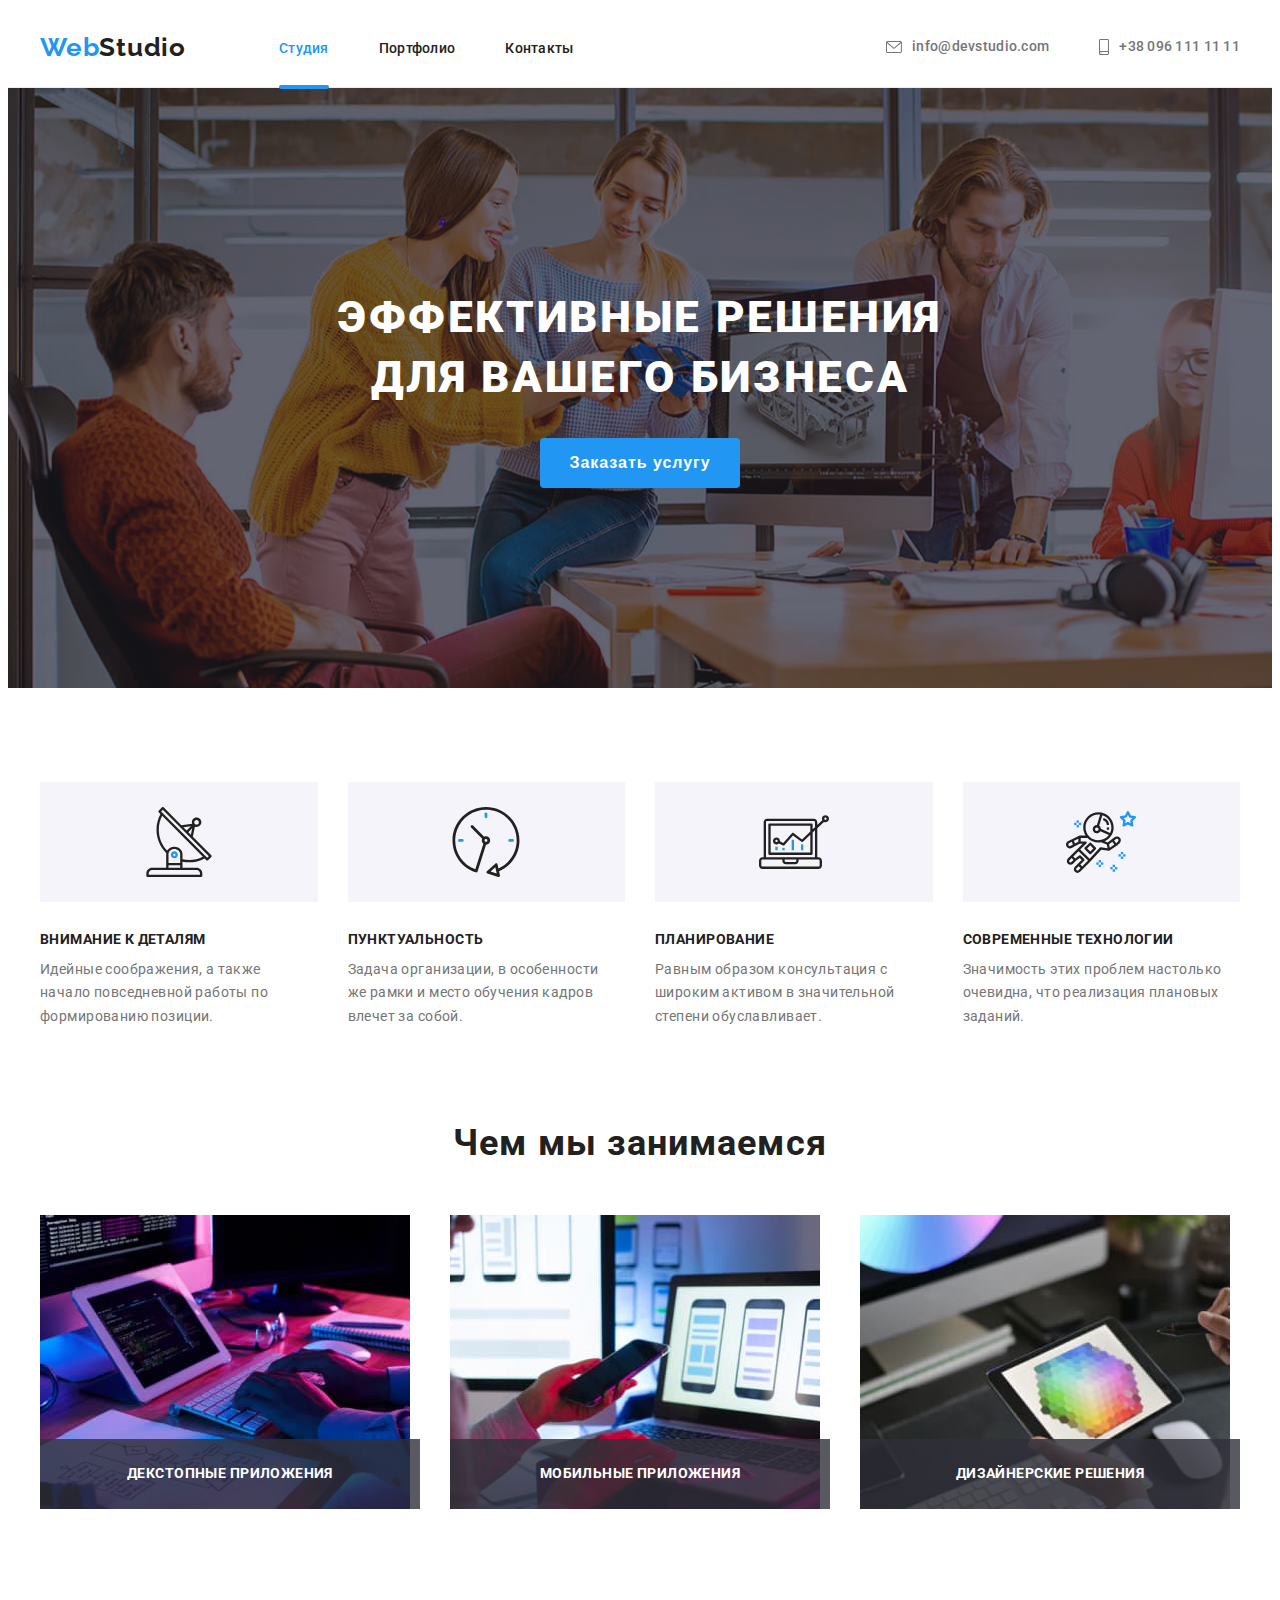
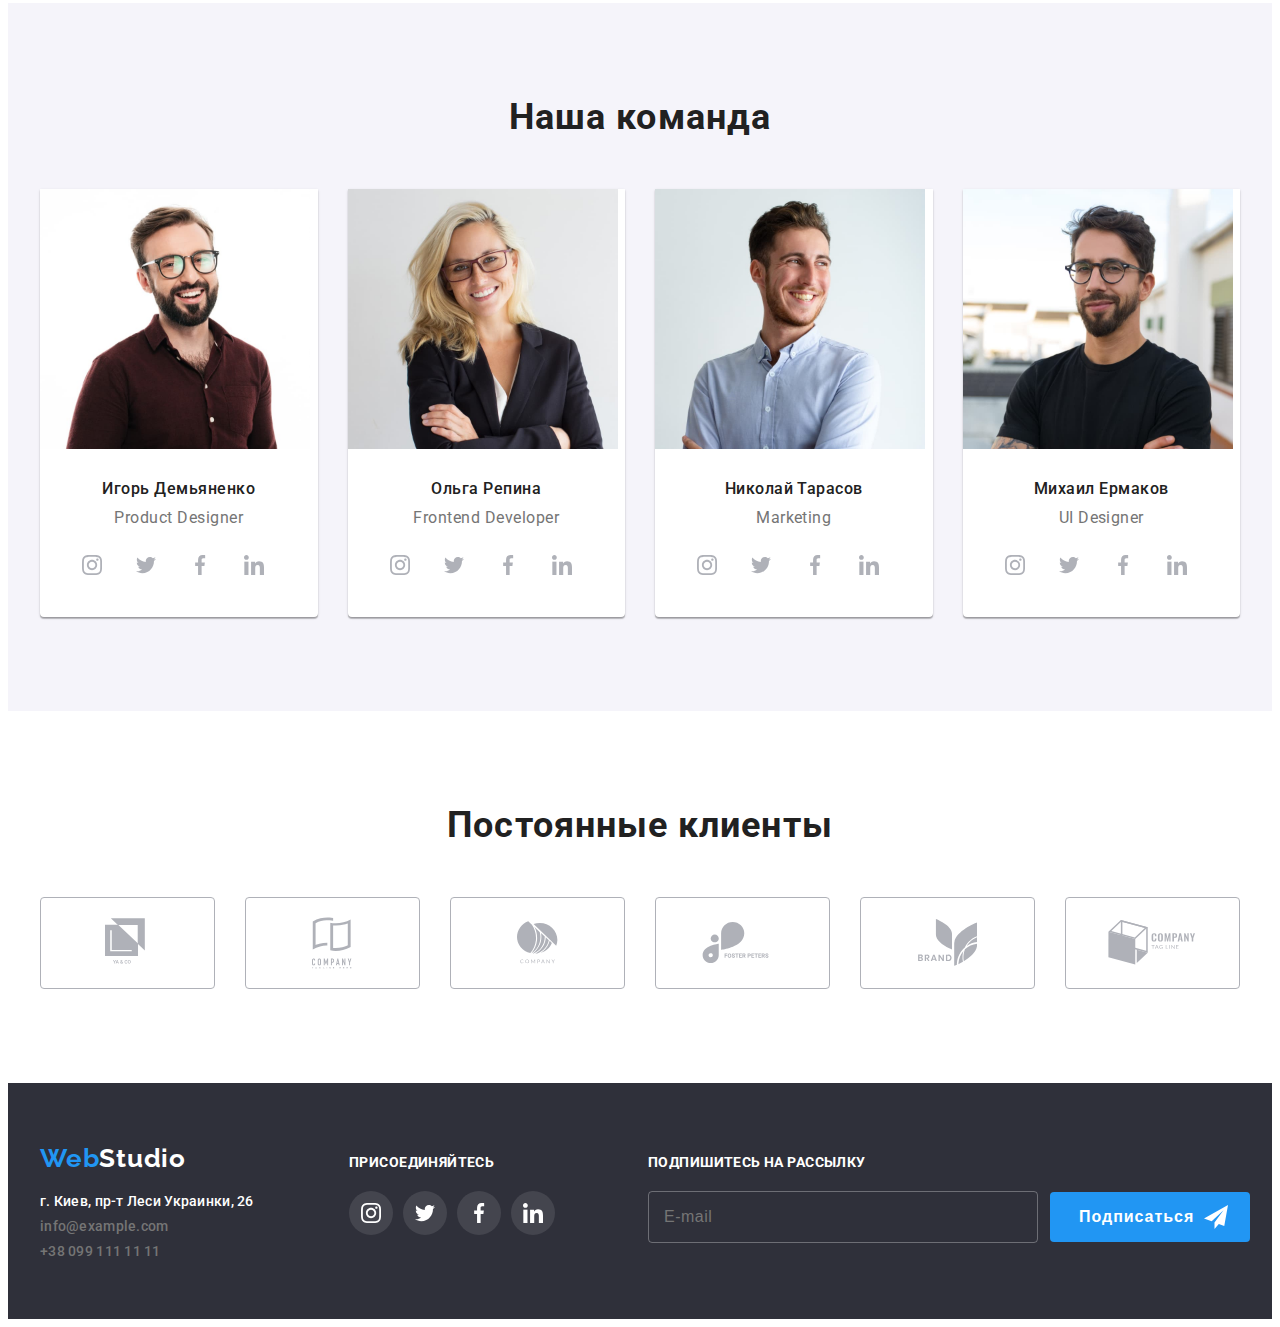
<file: index.html>
<!DOCTYPE html>
<html lang="ru">
<head>
    <meta charset="UTF-8">
    <meta http-equiv="X-UA-Compatible" content="IE=edge">
    <meta name="viewport" content="width=device-width, initial-scale=1.0">
    <title>Студия</title>
    <link rel="preconnect" href="https://fonts.gstatic.com"> 
    <link href="https://fonts.googleapis.com/css2?family=Raleway:wght@700&family=Roboto:wght@400;500;700;900&display=swap" 
    rel="stylesheet">
    <link rel="stylesheet" href="https://cdnjs.cloudflare.com/ajax/libs/modern-normalize/1.0.0/modern-normalize.min.css" 
    integrity="sha512-ISS7cAi1PEhQ8jnbJpJZMd29NlhNj4AWYyLOSp2CE/CsHxTCu+r+t0D2yoJudVrd0/8fTVPUVDzY5Tvli75u/g==" 
    crossorigin="anonymous" />
    <link rel="stylesheet" href="./css/main.min.css">
</head>
<body>
    <header class="header">
        <div class="container">
            <nav class="navigation">
                <a class="logo link" href="index.html">
                    Web<span class="logo_theme_light">Studio</span>
                </a>
                <ul class="navigation-list list">
                    <li class="navigation-list__item">
                        <a class="navigation-list__link link current" href="./index.html">Студия</a>
                    </li>
                    <li class="navigation-list__item">
                        <a class="navigation-list__link link" href="./portfolio.html">Портфолио</a>
                    </li>
                    <li class="navigation-list__item">
                        <a class="navigation-list__link link" href="">Контакты</a>
                    </li>
                </ul>
            </nav>
            <ul class="list contacts-list">
                <li class="contacts-list__item">
                    <a class="contacts-link link" href="mailto:info@devstudio.com" lang="en">
                        <svg class="contacts-list__icon-mail">
                            <use href="./images/sprite.svg#icon-envelope"></use>
                        </svg>
                        info@devstudio.com</a>
                </li>
                <li class="contacts-list__item">
                    <a class="contacts-link link" href="tel:+38096111111">
                        <svg class="contacts-list__icon-smartphone">
                            <use href="./images/sprite.svg#icon-smartphone"></use>
                        </svg>
                        +38 096 111 11 11</a>
                </li>
            </ul>
        </div>
    </header>
    <main>
        <!-- HERO -->
        <section class="hero">
            <div class="container">
                <h1 class="hero__title">ЭФФЕКТИВНЫЕ РЕШЕНИЯ ДЛЯ ВАШЕГО БИЗНЕСА</h1>
                <button type="button" class="hero__button" data-modal-open>Заказать услугу</button>
            </div>
        </section>
        <!-- PRINCIPLES -->
        <section class="principles">
            <div class="container">
                <h2 class="visually-hidden">Принцыпы организации</h2>
                <ul class="list principles__list">
                    <li class="principles__item">
                        <div class="principles__container">
                            <svg class="principles__icon">
                                <use href="./images/sprite.svg#icon-antenna"></use>
                            </svg>
                        </div>
                        <h3 class="principles__text">Внимание к деталям</h3>
                        <p class="principles__description">Идейные соображения, а также начало повседневной работы по формированию позиции.</p>
                    </li>
                    <li class="principles__item">
                        <div class="principles__container">
                            <svg class="principles__icon">
                                <use href="./images/sprite.svg#icon-clock"></use>
                            </svg>
                        </div>
                        <h3 class="principles__text">Пунктуальность</h3>
                        <p class="principles__description">Задача организации, в особенности же рамки и место обучения кадров влечет за собой.</p>
                    </li>
                    <li class="principles__item">
                        <div class="principles__container">
                            <svg class="principles__icon">
                                <use href="./images/sprite.svg#icon-diagram"></use>
                            </svg>
                        </div>
                        <h3 class="principles__text">Планирование</h3>
                        <p class="principles__description">Равным образом консультация с широким активом в значительной степени обуславливает.</p>
                    </li>
                    <li class="principles__item">
                        <div class="principles__container">
                            <svg class="principles__icon">
                                <use href="./images/sprite.svg#icon-astronaut"></use>
                            </svg>
                        </div>
                        <h3 class="principles__text">Современные технологии</h3>
                        <p class="principles__description">Значимость этих проблем настолько очевидна, что реализация плановых заданий.</p>
                    </li>
                </ul>
            </div>
        </section>
         <!-- DESCRIPTION -->
        <section class="description">
            <div class="container">
                <h2 class="title">Чем мы занимаемся</h2>
                <ul class="list description__list">
                    <li class="description__item">
                        <img src="./images/index/img-1.jpg" alt="вёрстка" class="description__img">
                        <div class="description__wrapper">
                            <p class="description__text">Декстопные приложения</p>
                        </div>
                    </li>
                    <li class="description__item">
                        <img src="./images/index/img-2.jpg" alt="мобильная версия" class="description__img">
                        <div class="description__wrapper">
                            <p class="description__text">Мобильные приложения</p>
                        </div>
                    </li>
                    <li class="description__item">
                        <img src="./images/index/img-3.jpg" alt="дизайн" class="description__img">
                        <div class="description__wrapper">
                            <p class="description__text">Дизайнерские решения</p>
                        </div>
                    </li>
                </ul>
            </div>
        </section>
        <!-- EMPLOYEES -->
        <section class="employees">
            <div class="container">
                <h2 class="title">Наша команда</h2>
                <ul class="employees__list list">
                    <li class="employees__item">
                        <img src="./images/index/our-team/img-1.jpg" alt="сотрудник" width="270" height="260">
                        <div class="employees__wrapper">
                            <h3 class="employees__name">Игорь Демьяненко</h3>
                            <p class="employees__competence" lang="en">Product Designer</p>
                            <ul class="list employees-icon__list">
                                <li class="employees-icon__item">
                                   <a href="#" class="eemployees-icon__link">
                                    <svg class="employees__list-icon" width="20" height="20">
                                        <use href="./images/sprite.svg#icon-instagram"></use>
                                    </svg>
                                   </a>
                                </li>
                                <li class="employees-icon__item">
                                    <a href="#" class="eemployees-icon__link">
                                        <svg class="employees-icon__icon" width="20" height="20">
                                            <use href="./images/sprite.svg#icon-twitter"></use>
                                        </svg>
                                    </a>
                                </li>
                                <li class="employees-icon__item">
                                    <a href="#" class="eemployees-icon__link">
                                        <svg class="employees-icon__icon" width="20" height="20">
                                            <use href="./images/sprite.svg#icon-facebook"></use>
                                        </svg>
                                    </a>
                                </li>
                                <li class="employees-icon__item">
                                    <a href="#" class="eemployees-icon__link">
                                        <svg class="employees-icon__icon" width="20" height="20">
                                            <use href="./images/sprite.svg#icon-linkedin"></use>
                                        </svg>
                                    </a>
                                </li>
                            </ul>
                        </div> 
                    </li>
                    <li class="employees__item">
                        <img src="./images/index/our-team/img-2.jpg" alt="сотрудник" width="270" height="260">
                        <div class="employees__wrapper">
                            <h3 class="employees__name">Ольга Репина</h3>
                            <p class="employees__competence" lang="en">Frontend Developer</p>
                            <ul class="list employees-icon__list">
                                <li class="employees-icon__item">
                                   <a href="#" class="eemployees-icon__link">
                                    <svg class="employees-icon__icon" width="20" height="20">
                                        <use href="./images/sprite.svg#icon-instagram"></use>
                                    </svg>
                                   </a>
                                </li>
                                <li class="employees-icon__item">
                                    <a href="#" class="eemployees-icon__link">
                                        <svg class="employees-icon__icon" width="20" height="20">
                                            <use href="./images/sprite.svg#icon-twitter"></use>
                                        </svg>
                                    </a>
                                </li>
                                <li class="employees-icon__item">
                                    <a href="#" class="eemployees-icon__link">
                                        <svg class="employees-icon__icon" width="20" height="20">
                                            <use href="./images/sprite.svg#icon-facebook"></use>
                                        </svg>
                                    </a>
                                </li>
                                <li class="employees-icon__item">
                                    <a href="#" class="eemployees-icon__link">
                                        <svg class="employees-icon__icon" width="20" height="20">
                                            <use href="./images/sprite.svg#icon-linkedin"></use>
                                        </svg>
                                    </a>
                                </li>
                            </ul>
                        </div>
                    </li>
                    <li class="employees__item">
                        <img src="./images/index/our-team/img-3.jpg" alt="сотрудник" width="270" height="260">
                        <div class="employees__wrapper">
                            <h3 class="employees__name">Николай Тарасов</h3>
                            <p class="employees__competence" lang="en">Marketing</p>
                            <ul class="list employees-icon__list">
                                <li class="employees-icon__item">
                                   <a href="#" class="eemployees-icon__link">
                                    <svg class="employees-icon__icon" width="20" height="20">
                                        <use href="./images/sprite.svg#icon-instagram"></use>
                                    </svg>
                                   </a>
                                </li>
                                <li class="employees-icon__item">
                                    <a href="#" class="eemployees-icon__link">
                                        <svg class="employees-icon__icon" width="20" height="20">
                                            <use href="./images/sprite.svg#icon-twitter"></use>
                                        </svg>
                                    </a>
                                </li>
                                <li class="employees-icon__item">
                                    <a href="#" class="eemployees-icon__link">
                                        <svg class="employees-icon__icon" width="20" height="20">
                                            <use href="./images/sprite.svg#icon-facebook"></use>
                                        </svg>
                                    </a>
                                </li>
                                <li class="employees-icon__item">
                                    <a href="#" class="eemployees-icon__link">
                                        <svg class="employees-icon__icon" width="20" height="20">
                                            <use href="./images/sprite.svg#icon-linkedin"></use>
                                        </svg>
                                    </a>
                                </li>
                            </ul>
                        </div>
                    </li>
                    <li class="employees__item">
                        <img src="./images/index/our-team/img-4.jpg" alt="сотрудник" width="270" height="260">
                        <div class="employees__wrapper">
                            <h3 class="employees__name">Михаил Ермаков</h3>
                            <p class="employees__competence" lang="en">UI Designer</p>
                            <ul class="list employees-icon__list">
                                <li class="employees-icon__item">
                                   <a href="#" class="eemployees-icon__link">
                                    <svg class="employees-icon__icon" width="20" height="20">
                                        <use href="./images/sprite.svg#icon-instagram"></use>
                                    </svg>
                                   </a>
                                </li>
                                <li class="employees-icon__item">
                                    <a href="#" class="eemployees-icon__link">
                                        <svg class="employees-icon__icon" width="20" height="20">
                                            <use href="./images/sprite.svg#icon-twitter"></use>
                                        </svg>
                                    </a>
                                </li>
                                <li class="employees-icon__item">
                                    <a href="#" class="eemployees-icon__link">
                                        <svg class="employees-icon__icon" width="20" height="20">
                                            <use href="./images/sprite.svg#icon-facebook"></use>
                                        </svg>
                                    </a>
                                </li>
                                <li class="employees-icon__item">
                                    <a href="#" class="eemployees-icon__link">
                                        <svg class="employees-icon__icon" width="20" height="20">
                                            <use href="./images/sprite.svg#icon-linkedin"></use>
                                        </svg>
                                    </a>
                                </li>
                            </ul>
                        </div>
                    </li>
                </ul>
            </div>
        </section>

    <!-- CLIENTS -->
        <section class="clients">
            <div class="container">
                <h2 class="title">Постоянные клиенты</h2>
                <ul class="list clients__list">
                    <li class="clients__item">
                        <a href="#" class="clients__link">
                            <svg class="clients__icon" width="44" height="49">
                                <use href="./images/sprite.svg#icon-logo1"></use>
                            </svg>
                        </a>
                    </li>
                    <li class="clients__item">
                        <a href="#" class="clients__link">
                            <svg class="clients__icon" width="40" height="52">
                                <use href="./images/sprite.svg#icon-logo2"></use>
                            </svg>
                        </a>
                    </li>
                    <li class="clients__item">
                        <a href="#" class="clients__link">
                            <svg class="clients__icon" width="41" height="43">
                                <use href="./images/sprite.svg#icon-logo3"></use>
                            </svg>
                        </a>
                    </li>
                    <li class="clients__item">
                        <a href="#" class="clients__link">
                            <svg class="clients__icon" width="80" height="42">
                                <use href="./images/sprite.svg#icon-logo4"></use>
                            </svg>
                        </a>
                    </li>
                    <li class="clients__item">
                        <a href="#" class="clients__link">
                            <svg class="clients__icon" width="59" height="47">
                                <use href="./images/sprite.svg#icon-logo5"></use>
                            </svg>
                        </a>
                    </li>
                    <li class="clients__item">
                        <a href="#" class="clients__link">
                            <svg class="clients__icon" width="88" height="45">
                                <use href="./images/sprite.svg#icon-logo6"></use>
                            </svg>
                        </a>
                    </li>
                </ul>
            </div>
        </section>
    </main>

    <!-- FOOTER -->
    <footer class="footer">
        <div class="container footer-container">
            <div class="footer-nav__container">
                <a class="logo link" href="index.html">
                    Web<span class="logo_theme_dark">Studio</span>
                </a>
                <address class="address">
                    <ul class="list address__list">
                        <li class="address__item">
                            <a class="contacts-link link address__link-map" href="https://goo.gl/maps/KxerwRibBKuabwrMA" target="_blank" rel="noopener noreferrer">г. Киев, пр-т Леси Украинки, 26
                            </a>
                        </li>
                        <li class="address__item">
                            <a class="contacts-link link" href="mailto:info@example.com" lang="en">info@example.com</a>
                        </li>
                        <li class="address__item">
                            <a class="contacts-link link" href="tel:+38099111111">+38 099 111 11 11</a>
                        </li>
                    </ul>
                </address>
            </div>
            <div class="footer__container">
                <h4 class="footer__icon-text">Присоединяйтесь</h4>
                <ul class="list footer__icon-list">
                    <li class="footer__item">
                       <a href="#" class="footer__link">
                        <svg class="footer__icon" width="20" height="20">
                            <use href="./images/sprite.svg#icon-instagram"></use>
                        </svg>
                       </a>
                    </li>
                    <li class="footer__item">
                        <a href="#" class="footer__link">
                            <svg class="footer__icon" width="20" height="20">
                                <use href="./images/sprite.svg#icon-twitter"></use>
                            </svg>
                        </a>
                    </li>
                    <li class="footer__item">
                        <a href="#" class="footer__link">
                            <svg class="footer__icon" width="20" height="20">
                                <use href="./images/sprite.svg#icon-facebook"></use>
                            </svg>
                        </a>
                    </li>
                    <li class="footer__item">
                        <a href="#" class="footer__link">
                            <svg class="footer__icon" width="20" height="20">
                                <use href="./images/sprite.svg#icon-linkedin"></use>
                            </svg>
                        </a>
                    </li>
                </ul>
            </div>
            <div class="footer__wrapper">
                <p class="footer__form-text">
                    <label for="email">Подпишитесь на рассылку</label>
                </p>
                <form action="#" class="footer__form">
                    <input id="email" type="email" name="email" class="footer__form-input" required placeholder="E-mail">
                    <button type="submit" class="footer__form-button">
                        Подписаться
                        <svg class="footer__form-icon" width="24" height="24">
                            <use href="./images/sprite.svg#icon-icon-send"></use>
                        </svg>
                    </button>
                </form>
            </div>
        </div>
    </footer>

     <!-- END FOOTER -->

    <div class="backdrop is-hidden" data-modal>
        <div class="modal">
            <button type="button" class="modal-close-btn" data-modal-close>
                <svg class="close-icon">
                    <use href="./images/sprite.svg#icon-close-black"></use>
                </svg>
            </button>
            <p class="modal-form-text">Оставьте свои данные, мы вам перезвоним</p>
            <form action="#" class="modal-form">
                <label class="modal-form-field">
                    Имя
                    <span class="modal-form-input-wrapper">
                        <input type="text" name="user-name" class="modal-form-input" required minlength="2">
                        <svg class="modal-form-icon" width="20" height="20">
                            <use href="./images/sprite.svg#icon-person-black"></use>
                        </svg>
                    </span>
                </label>
                <label class="modal-form-field">
                    Телефон
                    <span class="modal-form-input-wrapper">
                        <input type="tel" name="user-phone" class="modal-form-input" required 
                        pattern="[0-9]{3}-[0-9]{3}-[0-9]{2}-[0-9]{2}" title="096-111-11-11">
                        <svg class="modal-form-icon" width="20" height="20">
                            <use href="./images/sprite.svg#icon-phone-black"></use>
                        </svg>
                   </span>
                </label>
                <label class="modal-form-field">
                    Почта
                    <span class="modal-form-input-wrapper">
                        <input type="email" name="user-mail" class="modal-form-input" required>
                        <svg class="modal-form-icon" width="20" height="20">
                            <use href="./images/sprite.svg#icon-email-black"></use>
                        </svg>
                    </span>
                </label>
                <label class="modal-form-field modal-form-field-textarea">
                    Комментарий
                    <textarea name="user-message" class="modal-form-message" placeholder="Введите текст"></textarea>
                </label>
                <input type="checkbox" id="user-term" name="user-term" class="modal-form-term visually-hidden">
                <label for="user-term" class="modal-form-check-desc">Соглашаюсь с рассылкой и принимаю&nbsp; <a class="modal-form-link" href="#">Условия договора</a></label>
                <button type="submit" class="hero__button modal-form-btn">Отправить</button>
            </form>
        </div>
    </div>

<script src="./js/modal.js"></script>
</body>
</html>
</file>
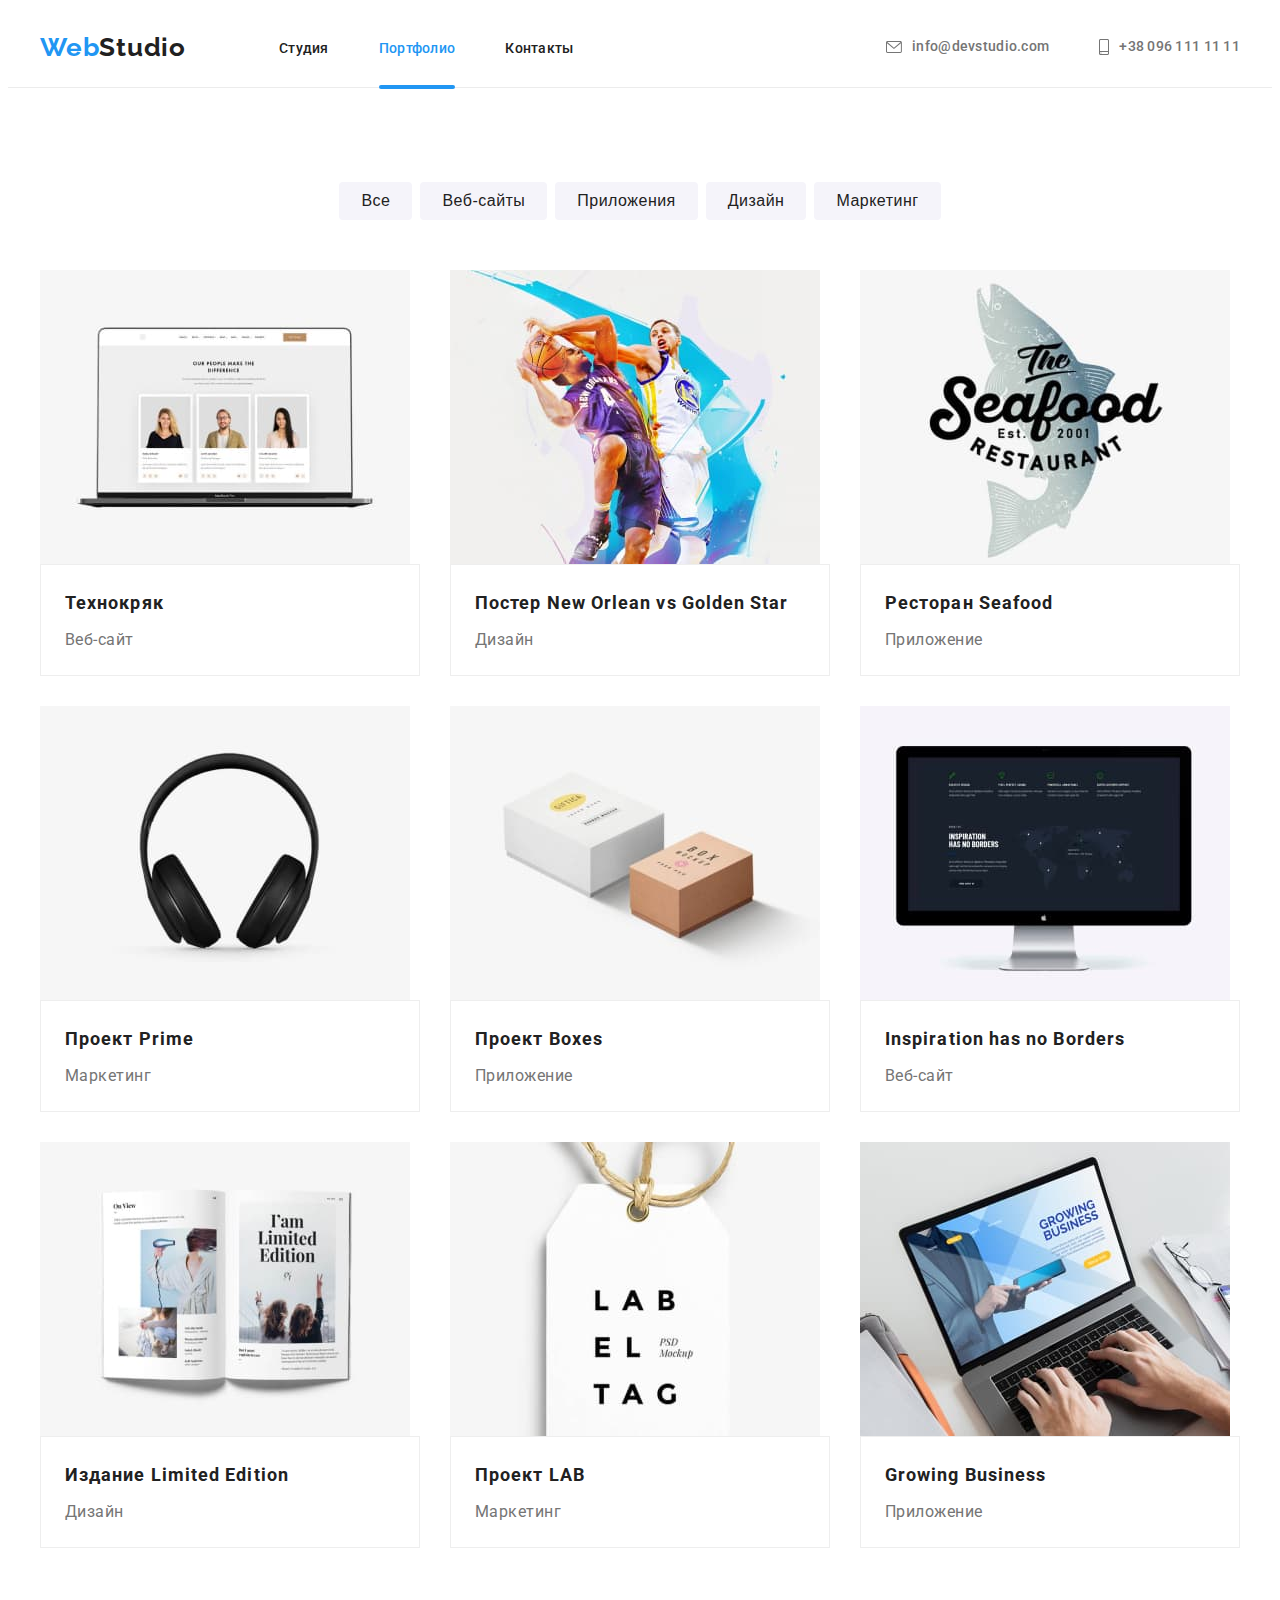
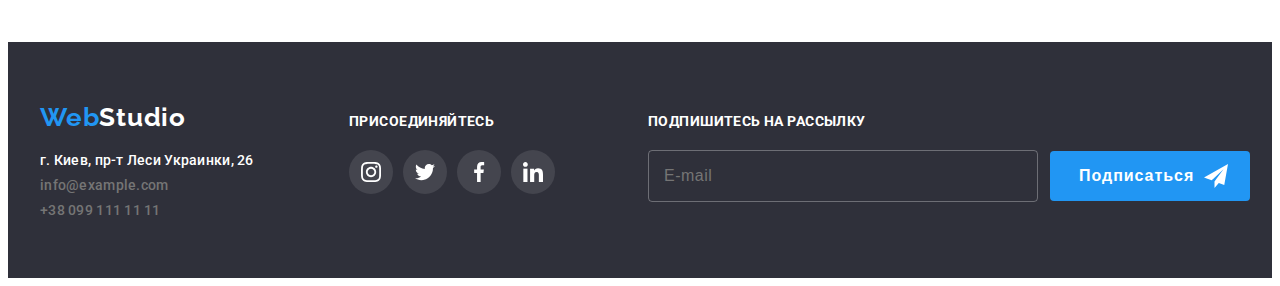
<file: portfolio.html>
<!DOCTYPE html>
<html lang="ru">
<head>
    <meta charset="UTF-8">
    <meta http-equiv="X-UA-Compatible" content="IE=edge">
    <meta name="viewport" content="width=device-width, initial-scale=1.0">
    <title>Портфолио</title>
    <link rel="preconnect" href="https://fonts.gstatic.com"> 
    <link href="https://fonts.googleapis.com/css2?family=Raleway:wght@700&family=Roboto:wght@400;500;700;900&display=swap" 
    rel="stylesheet">
    <link rel="stylesheet" href="https://cdnjs.cloudflare.com/ajax/libs/modern-normalize/1.0.0/modern-normalize.min.css" 
    integrity="sha512-ISS7cAi1PEhQ8jnbJpJZMd29NlhNj4AWYyLOSp2CE/CsHxTCu+r+t0D2yoJudVrd0/8fTVPUVDzY5Tvli75u/g==" 
    crossorigin="anonymous" />
    <link rel="stylesheet" href="./css/main.min.css">
</head>
<body>
    <header class="header">
        <div class="container">
            <nav class="navigation">
                <a class="logo link" href="portfolio.html">
                    Web<span class="logo_theme_light">Studio</span>
                </a>
                <ul class="navigation-list list">
                    <li class="navigation-list__item">
                        <a class="navigation-list__link link" href="./index.html">Студия</a>
                    </li>
                    <li class="navigation-list__item">
                        <a class="navigation-list__link link current" href="./portfolio.html">Портфолио</a>
                    </li>
                    <li class="navigation-list__item">
                        <a class="navigation-list__link link" href="">Контакты</a>
                    </li>
                </ul>
            </nav>
            <ul class="list contacts-list">
                <li class="contacts-list__item">
                    <a class="contacts-link link" href="mailto:info@devstudio.com" lang="en">
                        <svg class="contacts-list__icon-mail">
                            <use href="./images/sprite.svg#icon-envelope"></use>
                        </svg>
                        info@devstudio.com</a>
                </li>
                <li class="contacts-list__item">
                    <a class="contacts-link link" href="tel:+38096111111">
                        <svg class="contacts-list__icon-smartphone">
                            <use href="./images/sprite.svg#icon-smartphone"></use>
                        </svg>
                        +38 096 111 11 11</a>
                </li>
            </ul>
        </div>
    </header>
    <main>
        <!-- Filters -->
        <section class="portfolio">
            <div class="container">
                <h2 class="visually-hidden">Фильтры</h2>
                <ul class="list filters__list">
                    <li class="filters__link">
                        <button class="filters__button" type="button">Все</button>
                    </li>
                    <li class="filters__link"> 
                        <button class="filters__button" type="button">Веб-сайты</button>
                    </li>
                    <li class="filters__link">
                        <button class="filters__button" type="button">Приложения</button>
                    </li>
                    <li class="filters__link">
                        <button class="filters__button" type="button">Дизайн</button>
                    </li>
                    <li class="filters__link">
                        <button class="filters__button" type="button">Маркетинг</button>
                    </li>
                </ul>

        <!-- Catalog -->
                <h2 class="visually-hidden">Каталог</h2>
                <ul class="list portfolio__list">
                    <li class="portfolio__item">
                        <a href="#" class="link portfolio__link">
                            <div class="portfolio__wrapper">
                                <img src="images/portfolio/img-1.jpg" alt="Веб-сайт Технокряк">
                                <p class="portfolio__overlay">Технокряк это современная площадка распространения коронавируса. 
                                    Компании используют эту платформу для цифрового шпионажа
                                    и атак на защищённые сервера конкурентов.</p>
                            </div>
                            <div class="portfolio__container">
                                <h3 class="portfolio__text">Технокряк</h3>
                                <p class="portfolio__description">Веб-сайт</p>
                            </div>
                        </a>
                    </li>
                    <li class="portfolio__item">
                        <a href="#" class="link portfolio__link">
                            <div class="portfolio__wrapper">
                                <img src="images/portfolio/img-2.jpg" alt="Дизайн постера">
                                <p class="portfolio__overlay">Технокряк это современная площадка распространения коронавируса. 
                                    Компании используют эту платформу для цифрового шпионажа
                                    и атак на защищённые сервера конкурентов.</p>
                            </div>
                            <div class="portfolio__container">
                                <h3 class="portfolio__text">Постер New Orlean vs Golden Star</h3>
                                <p class="portfolio__description">Дизайн</p>
                            </div>
                        </a>
                    </li>
                    <li class="portfolio__item">
                        <a href="#" class="link portfolio__link">
                            <div class="portfolio__wrapper">
                                <img src="images/portfolio/img-3.jpg" alt="Приложение для ресторана">
                                <p class="portfolio__overlay">Технокряк это современная площадка распространения коронавируса. 
                                    Компании используют эту платформу для цифрового шпионажа
                                    и атак на защищённые сервера конкурентов.</p>
                            </div>
                            <div class="portfolio__container">
                                <h3 class="portfolio__text">Ресторан Seafood</h3>
                                <p class="portfolio__description">Приложение</p>
                            </div>
                        </a>
                    </li>
                    <li class="portfolio__item">
                        <a href="#" class="link portfolio__link">
                            <div class="portfolio__wrapper">
                                <img src="images/portfolio/img-4.jpg" alt="Маркетинг-проект">
                                <p class="portfolio__overlay">Технокряк это современная площадка распространения коронавируса. 
                                    Компании используют эту платформу для цифрового шпионажа
                                    и атак на защищённые сервера конкурентов.</p>
                            </div>
                            <div class="portfolio__container">
                                <h3 class="portfolio__text">Проект Prime</h3>
                                <p class="portfolio__description">Маркетинг</p>
                            </div>
                        </a>
                    </li>
                    <li class="portfolio__item">
                        <a href="#" class="link portfolio__link">
                            <div class="portfolio__wrapper">
                                <img src="images/portfolio/img-5.jpg" alt="Проект-приложение">
                                <p class="portfolio__overlay">Технокряк это современная площадка распространения коронавируса. 
                                    Компании используют эту платформу для цифрового шпионажа
                                    и атак на защищённые сервера конкурентов.</p>
                            </div>
                            <div class="portfolio__container">
                                <h3 class="portfolio__text">Проект Boxes</h3>
                                <p class="portfolio__description">Приложение</p>
                            </div>
                        </a>
                    </li>
                    <li class="portfolio__item">
                        <a href="#" class="link portfolio__link">
                            <div class="portfolio__wrapper">
                                <img src="images/portfolio/img-6.jpg" alt="Веб-сайт Вдохновение без границ">
                                <p class="portfolio__overlay">Технокряк это современная площадка распространения коронавируса. 
                                    Компании используют эту платформу для цифрового шпионажа
                                    и атак на защищённые сервера конкурентов.</p>
                            </div>
                            <div class="portfolio__container">
                                <h3 class="portfolio__text">Inspiration has no Borders</h3>
                                <p class="portfolio__description">Веб-сайт</p>
                            </div>
                        </a>
                    </li>
                    <li class="portfolio__item">
                        <a href="#" class="link portfolio__link">
                            <div class="portfolio__wrapper">
                                <img src="images/portfolio/img-7.jpg" alt="Дизайн издания">
                                <p class="portfolio__overlay">Технокряк это современная площадка распространения коронавируса. 
                                    Компании используют эту платформу для цифрового шпионажа
                                    и атак на защищённые сервера конкурентов.</p>
                            </div>
                            <div class="portfolio__container">
                                <h3 class="portfolio__text">Издание Limited Edition</h3>
                                <p class="portfolio__description">Дизайн</p>
                            </div>
                        </a>
                    </li>
                    <li class="portfolio__item">
                        <a href="#" class="link portfolio__link">
                            <div class="portfolio__wrapper">
                                <img src="images/portfolio/img-8.jpg" alt="Маркетинг-проект LAB">
                                <p class="portfolio__overlay">Технокряк это современная площадка распространения коронавируса. 
                                    Компании используют эту платформу для цифрового шпионажа
                                    и атак на защищённые сервера конкурентов.</p>
                            </div>
                            <div class="portfolio__container">
                                <h3 class="portfolio__text">Проект LAB</h3>
                                <p class="portfolio__description">Маркетинг</p>
                            </div>
                        </a>
                    </li>
                    <li class="portfolio__item">
                        <a href="#" class="link portfolio__link">
                            <div class="portfolio__wrapper">
                                <img src="images/portfolio/img-9.jpg" alt="Приложение для бизнеса">
                                <p class="portfolio__overlay">Технокряк это современная площадка распространения коронавируса. 
                                    Компании используют эту платформу для цифрового шпионажа
                                    и атак на защищённые сервера конкурентов.</p>
                            </div>
                            <div class="portfolio__container">
                                <h3 class="portfolio__text">Growing Business</h3>
                                <p class="portfolio__description">Приложение</p>
                            </div>
                        </a>
                    </li>
                </ul>
            </div>
        </section>
    </main>

    <!-- FOOTER -->
    <footer class="footer">
        <div class="container footer-container">
            <div class="footer-nav__container">
                <a class="logo link" href="index.html">
                    Web<span class="logo_theme_dark">Studio</span>
                </a>
                <address class="address">
                    <ul class="list">
                        <li class="address__item">
                            <a class="contacts-link link address__link-map" href="https://goo.gl/maps/KxerwRibBKuabwrMA" target="_blank" rel="noopener noreferrer">г. Киев, пр-т Леси Украинки, 26
                            </a>
                        </li>
                        <li class="address__item">
                            <a class="contacts-link link" href="mailto:info@example.com" lang="en">info@example.com</a>
                        </li>
                        <li class="address__item">
                            <a class="contacts-link link" href="tel:+38099111111">+38 099 111 11 11</a>
                        </li>
                    </ul>
                </address>
            </div>
            <div class="footer__container">
                <h4 class="footer__icon-text">Присоединяйтесь</h4>
                <ul class="list footer__icon-list">
                    <li class="footer__item">
                       <a href="#" class="footer__link">
                        <svg class="footer__icon" width="20" height="20">
                            <use href="./images/sprite.svg#icon-instagram"></use>
                        </svg>
                       </a>
                    </li>
                    <li class="footer__item">
                        <a href="#" class="footer__link">
                            <svg class="footer__icon" width="20" height="20">
                                <use href="./images/sprite.svg#icon-twitter"></use>
                            </svg>
                        </a>
                    </li>
                    <li class="footer__item">
                        <a href="#" class="footer__link">
                            <svg class="footer__icon" width="20" height="20">
                                <use href="./images/sprite.svg#icon-facebook"></use>
                            </svg>
                        </a>
                    </li>
                    <li class="footer__item">
                        <a href="#" class="footer__link">
                            <svg class="footer__icon" width="20" height="20">
                                <use href="./images/sprite.svg#icon-linkedin"></use>
                            </svg>
                        </a>
                    </li>
                </ul>
            </div>
            <div class="footer__wrapper">
                <p class="footer__form-text">
                    <label for="email">Подпишитесь на рассылку</label>
                </p>
                <form action="#" class="footer__form">
                    <input id="email" type="email" name="email" class="footer__form-input" required placeholder="E-mail">
                    <button type="submit" class="footer__form-button">
                        Подписаться
                        <svg class="footer__form-icon" width="24" height="24">
                            <use href="./images/sprite.svg#icon-icon-send"></use>
                        </svg>
                    </button>
                </form>
            </div>
        </div>
    </footer>
</body>
</html>
</file>
<file: css/main.min.css>
:root{--main-font: 'Roboto', sans-serif;--secondary-font: 'Raleway', sans-serif;--accent-colour: #2196F3;--text-color: #212121;--secondary-text-color: #757575;--backgraund-color: #FFFFFF;--secondary-backgraund-color: #F5F4FA;--dark-backgraund-color: #2F303A;--section-pt: 94px;--section-pb: 94px}.visually-hidden{position:absolute !important;clip:rect(1px 1px 1px 1px);clip:rect(1px, 1px, 1px, 1px);padding:0 !important;border:0 !important;height:1px !important;width:1px !important;overflow:hidden}body{font-family:var(--main-font)}h1,h2,h3,h4,h5,h6,p{margin:0}ul,ol{margin:0;padding:0}img{display:block}.link{text-decoration:none}.list{list-style:none}.container{width:1200px;margin:0 auto;padding-left:15px;padding-right:15px}.contacts-link{font-weight:500;font-size:14px;line-height:1.14;letter-spacing:0.02em;color:var(--secondary-text-color);fill:var(--secondary-text-color);transition:color 250ms cubic-bezier(0.4, 0, 0.2, 1);display:flex;align-items:center}.contacts-link:hover,.contacts-link:focus{color:var(--accent-colour);fill:var(--accent-colour)}.contacts-list{display:flex;align-items:center;margin-left:auto}.logo{font-family:var(--secondary-font);font-weight:bold;font-size:26px;line-height:1.19;letter-spacing:0.03em;color:var(--accent-colour);margin-right:93px}.logo_theme_light{color:var(--text-color)}.logo_theme_dark{color:var(--backgraund-color)}.title{font-weight:bold;font-size:36px;line-height:1.16;text-align:center;letter-spacing:0.03em;color:var(--text-color);margin-bottom:50px}.contacts-list__item:not(:last-child){margin-right:50px}.contacts-list__icon-mail{width:16px;height:12px;margin-right:10px;transition:color 250ms cubic-bezier(0.4, 0, 0.2, 1)}.contacts-list__icon-mail:hover,.contacts-list__icon-mail:focus{color:var(--accent-colour)}.contacts-list__icon-smartphone{width:10px;height:16px;margin-right:10px;transition:color 250ms cubic-bezier(0.4, 0, 0.2, 1)}.contacts-list__icon-smartphone:hover,.contacts-list__icon-smartphone:focus{color:var(--accent-colour)}.header .container{display:flex;align-items:center}.header{padding-top:24px;padding-bottom:24px;border-bottom:1px solid #ececec}.navigation{display:flex;align-items:center}.navigation-list{display:flex;align-items:center}.navigation-list__item:not(:last-child){margin-right:50px}.navigation-list__link{font-weight:500;font-size:14px;line-height:1.14;letter-spacing:0.02em;color:var(--text-color);display:inline-block;transition:color 250ms cubic-bezier(0.4, 0, 0.2, 1);position:relative}.navigation-list__link:hover,.navigation-list__link:focus{color:var(--accent-colour)}.navigation-list__link::after{content:"";visibility:hidden;position:absolute;width:0%;height:4px;border-radius:2px;left:0;bottom:-32px;background-color:var(--accent-colour);transition:250ms cubic-bezier(0.4, 0, 0.2, 1)}.navigation-list__link:hover::after,.navigation-list__link:focus::after,.current::after{visibility:visible;width:100%}.current{color:var(--accent-colour)}.hero{background-color:var(--dark-backgraund-color);padding-top:200px;padding-bottom:200px;text-align:center;background-image:linear-gradient(rgba(47,48,58,0.4), rgba(47,48,58,0.4)),url(../images/index/bg.png);background-repeat:no-repeat;background-size:cover;margin:0 auto;max-width:1600px}.hero__button{background-color:var(--accent-colour);font-weight:700;font-size:16px;line-height:1.87;width:200px;height:50px;border:none;border-radius:4px;text-align:center;letter-spacing:0.06em;color:var(--backgraund-color)}.hero__button:hover,.hero__button:focus{cursor:pointer;box-shadow:0px 4px 4px rgba(0,0,0,0.15)}.hero__title{font-weight:900;font-size:44px;line-height:1.36;text-align:center;letter-spacing:0.06em;text-transform:uppercase;color:var(--backgraund-color);margin:auto;width:696px;margin-bottom:30px}.principles{background-color:var(--backgraund-color);padding-top:var(--section-pt);padding-bottom:var(--section-pb)}.principles__text{font-weight:bold;font-size:14px;line-height:1.14;letter-spacing:0.03em;text-transform:uppercase;color:var(--text-color);margin-bottom:10px}.principles__description{font-weight:normal;font-size:14px;line-height:1.71;letter-spacing:0.03em;width:270px;color:var(--secondary-text-color)}.principles__list{display:flex;margin-left:-30px;margin-top:-30px}.principles__item{margin-left:30px;margin-top:30px;flex-basis:calc(100% / 4 - 30px)}.principles__icon{width:70px;height:70px}.principles__container{display:flex;align-items:center;justify-content:center;padding-top:25px;padding-bottom:25px;margin-bottom:30px;background-color:var(--secondary-backgraund-color)}.description{background-color:var(--backgraund-color);padding-bottom:var(--section-pb)}.description__list{display:flex;margin-left:-30px;margin-top:-30px}.description__item{margin-left:30px;margin-top:30px;flex-basis:calc(100% / 3 - 30px);position:relative}.description__wrapper{position:absolute;background:rgba(47,48,58,0.8);width:100%;bottom:0;height:70px;display:flex;align-items:center;justify-content:center}.description__img{width:370px;height:294px}.description__text{font-family:Roboto;font-weight:bold;font-size:14px;line-height:1.14;text-align:center;letter-spacing:0.03em;text-transform:uppercase;color:#ffffff}.employees__list{display:flex;margin-left:-30px;margin-top:-30px}.employees{background-color:var(--secondary-backgraund-color);padding-top:var(--section-pt);padding-bottom:var(--section-pb)}.employees__item{background:var(--backgraund-color);width:270px;border-radius:0px 0px 4px 4px;box-shadow:0px 1px 3px rgba(0,0,0,0.12),0px 1px 1px rgba(0,0,0,0.14),0px 2px 1px rgba(0,0,0,0.2);margin-left:30px;margin-top:30px;flex-basis:calc(100% / 4 - 30px)}.employees__name{font-weight:500;font-size:16px;line-height:1.19;text-align:center;letter-spacing:0.03em;color:var(--text-color);margin-bottom:10px}.employees__competence{font-size:16px;line-height:1.19;text-align:center;letter-spacing:0.03em;color:var(--secondary-text-color)}.employees__wrapper{padding-top:30px;padding-bottom:30px;padding-left:30px;padding-right:30px}.eemployees-icon__link{height:44px;width:44px;border-radius:50%;display:flex;align-items:center;justify-content:center;background:var(--backgraund-color);fill:#afb1b8;transition:background-color 250ms cubic-bezier(0.4, 0, 0.2, 1)}.eemployees-icon__link:hover,.eemployees-icon__link:focus{background-color:var(--accent-colour);fill:var(--backgraund-color)}.employees-icon__icon{transition:fill 250ms cubic-bezier(0.4, 0, 0.2, 1)}.employees-icon__item{padding-top:16px}.employees-icon__item:not(:last-child){margin-right:10px}.employees-icon__list{display:flex}.clients{padding-top:94px;padding-bottom:94px;background-color:var(--backgraund-color)}.clients__list{margin-left:-30px;display:flex}.clients__item{margin-left:30px;flex-basis:calc(100% / 6 - 30px)}.clients__icon{fill:currentColor;transition:fill 250ms cubic-bezier(0.4, 0, 0.2, 1)}.clients__link{display:flex;align-items:center;justify-content:center;color:#afb1b8;border:1px solid #afb1b8;border-radius:4px;height:90px;transition:color 250ms cubic-bezier(0.4, 0, 0.2, 1)}.clients__link:hover,.clients__link:focus{color:var(--accent-colour);border:1px solid var(--accent-colour)}.footer{background-color:var(--dark-backgraund-color);padding-top:60px;padding-bottom:60px}.address__link-map{color:var(--backgraund-color)}.address{font-style:normal;margin-top:20px}.address__item:not(:last-child){margin-bottom:9px}.footer__icon-text{font-family:var(--main-font);font-weight:bold;font-style:normal;font-size:14px;line-height:1.14;letter-spacing:0.03em;text-transform:uppercase;color:#ffffff;margin-bottom:20px}.footer__link{height:44px;width:44px;border-radius:50%;display:flex;align-items:center;justify-content:center;background:rgba(255,255,255,0.1);fill:var(--backgraund-color);transition:background-color 250ms cubic-bezier(0.4, 0, 0.2, 1)}.footer__link:hover,.footer__link:focus{background-color:var(--accent-colour);fill:var(--backgraund-color)}.footer__icon{transition:fill 250ms cubic-bezier(0.4, 0, 0.2, 1)}.footer__item:not(:last-child){margin-right:10px}.footer-container{display:flex;align-items:baseline}.footer-nav__container{margin-right:70px}.footer__icon-list{display:flex}.footer__container{margin-top:12px}.footer__wrapper{margin-left:93px}.footer__form-text{font-weight:bold;font-size:14px;line-height:1.14;letter-spacing:0.03em;text-transform:uppercase;color:#ffffff;margin-bottom:20px}.footer__form{display:flex;align-items:center}.footer__form-input{padding:15px;background:transparent;width:358px;font-size:16px;line-height:1.25;letter-spacing:0.03em;color:rgba(255,255,255,0.6);border-radius:4px;border:1px solid rgba(255,255,255,0.3);margin-right:12px;outline:none}.footer__form-icon{margin-left:10px}.footer__form-button{background-color:var(--accent-colour);font-weight:700;font-size:16px;line-height:1.87;border:none;border-radius:4px;text-align:center;letter-spacing:0.06em;color:var(--backgraund-color);display:flex;align-items:center;padding-left:29px;width:200px;height:50px}.portfolio{background-color:var(--backgraund-color);padding-top:var(--section-pt);padding-bottom:var(--section-pt)}.filters__list{display:flex;justify-content:center;padding-bottom:50px}.filters__link:not(:last-child){margin-right:8px}.filters__button{background-color:var(--secondary-backgraund-color);font-weight:500;font-size:16px;line-height:1.62;height:38px;border:none;border-radius:4px;text-align:center;letter-spacing:0.03em;color:var(--text-color);padding-bottom:6px;padding-top:6px;padding-left:22px;padding-right:22px;transition:color 250ms cubic-bezier(0.4, 0, 0.2, 1),background-color 250ms cubic-bezier(0.4, 0, 0.2, 1)}.filters__button:hover,.filters__button:focus{cursor:pointer;background-color:var(--accent-colour);color:var(--backgraund-color);box-shadow:0px 3px 1px rgba(0,0,0,0.1),0px 1px 2px rgba(0,0,0,0.08),0px 2px 2px rgba(0,0,0,0.12)}.portfolio__item{background:var(--backgraund-color);box-sizing:border-box;margin-left:30px;margin-top:30px;flex-basis:calc(100% / 3 - 30px)}.portfolio__text{font-weight:bold;font-size:18px;line-height:2;letter-spacing:0.06em;color:var(--text-color);margin-bottom:4px}.portfolio__description{font-weight:normal;font-size:16px;line-height:1.87;letter-spacing:0.03em;color:var(--secondary-text-color)}.portfolio__list{display:flex;justify-content:flex-start;align-content:flex-start;flex-wrap:wrap;margin-left:-30px;margin-top:-30px}.portfolio__container{padding-top:20px;padding-bottom:20px;padding-left:24px;padding-right:24px;border:1px solid #eeeeee}.portfolio__link{display:block}.portfolio__link:hover,.portfolio__link:focus{box-shadow:0px 1px 1px rgba(0,0,0,0.12),0px 4px 4px rgba(0,0,0,0.06),1px 4px 6px rgba(0,0,0,0.16)}.portfolio__link:hover .portfolio__overlay,.portfolio__link:focus .portfolio__overlay{transform:translateY(0%)}.portfolio__wrapper{position:relative;overflow:hidden}.portfolio__overlay{position:absolute;top:0;left:0;background-color:rgba(33,150,243,0.9);color:#ffffff;padding-top:63px;padding-left:24px;padding-right:24px;font-family:var(--main-font);font-weight:normal;font-size:18px;line-height:1.55;letter-spacing:0.03em;height:100%;transform:translateY(100%);transition:transform 250ms linear}.backdrop{position:fixed;top:0;left:0;width:100vw;height:100vh;background-color:rgba(0,0,0,0.5);transition:opacity 250ms cubic-bezier(0.4, 0, 0.2, 1)}.modal{position:absolute;top:50%;left:50%;transform:translate(-50%, -50%);width:528px;height:580px;background-color:#fff;border-radius:4px;padding:40px}.close-icon{width:20px;height:20px;fill:#000000;background:#ffffff;transition:opacity 250ms cubic-bezier(0.4, 0, 0.2, 1)}.close-icon:hover,.close-icon:focus{fill:var(--accent-colour)}.modal-close-btn{position:absolute;top:8px;right:8px;width:30px;height:30px;border-radius:50%;background:#ffffff;border:1px solid rgba(0,0,0,0.1);box-sizing:border-box;cursor:pointer;display:flex;align-items:center;justify-content:center;padding:0}.is-hidden{opacity:0;visibility:hidden;pointer-events:none}.modal-form{display:flex;flex-direction:column}.modal-form-input{width:100%;height:40px;border:1px solid rgba(33,33,33,0.2);border-radius:4px;padding-left:42px;transition:border 250ms cubic-bezier(0.4, 0, 0.2, 1)}.modal-form-input:focus{outline:none;border-color:var(--accent-colour);cursor:pointer}.modal-form-field{font-family:var(--main-font);font-weight:normal;font-size:12px;line-height:14px;letter-spacing:0.01em;color:var(--secondary-text-color);margin-bottom:10px}.modal-form-field-textarea{margin-bottom:20px}.modal-form-input-wrapper{position:relative;display:block;margin-top:4px}.modal-form-icon{position:absolute;top:50%;left:12px;transform:translateY(-50%);transition:fill 250ms cubic-bezier(0.4, 0, 0.2, 1)}.modal-form-input:focus+.modal-form-icon{fill:var(--accent-colour)}.modal-form-text{font-family:var(--main-font);font-weight:bold;font-size:20px;line-height:1.15;text-align:center;letter-spacing:0.03em;color:#212121;margin-bottom:12px}.modal-form-message{width:100%;height:120px;border:1px solid rgba(33,33,33,0.2);border-radius:4px;resize:none;padding:12px 16px;transition:border 250ms cubic-bezier(0.4, 0, 0.2, 1);margin-top:4px}.modal-form-message:focus{outline:none;border-color:var(--accent-colour);cursor:pointer}.modal-form-message::placeholder{color:rgba(117,117,117,0.5)}.modal-form-term:checked+.modal-form-check-desc::before{background-image:url(../images/checkbox.svg);background-position:center;background-repeat:no-repeat;background-color:var(--accent-colour);border:none}.modal-form-term:focus+.modal-form-check-desc::before{box-shadow:0 0 0 1px var(--accent-color);border:none}.modal-form-check-desc{display:flex;align-items:center;font-family:var(--main-font);font-weight:normal;font-size:14px;line-height:1.71;letter-spacing:0.03em;color:#757575;margin-bottom:30px;align-self:center}.modal-form-check-desc::before{display:block;content:"";width:16px;height:16px;margin-right:8px;cursor:pointer;border-radius:2px;border:2px solid #000;transition:background 250ms cubic-bezier(0.4, 0, 0.2, 1),border 250ms cubic-bezier(0.4, 0, 0.2, 1)}.modal-form-term:focus+.modal-form-check-desc::before{outline:1px solid var(--text-color)}.modal-form-btn{align-self:center;min-width:200px;box-shadow:0px 4px 4px rgba(0,0,0,0.15)}.modal-form-link{color:var(--accent-colour)}
/*# sourceMappingURL=main.min.css.map */
</file>
